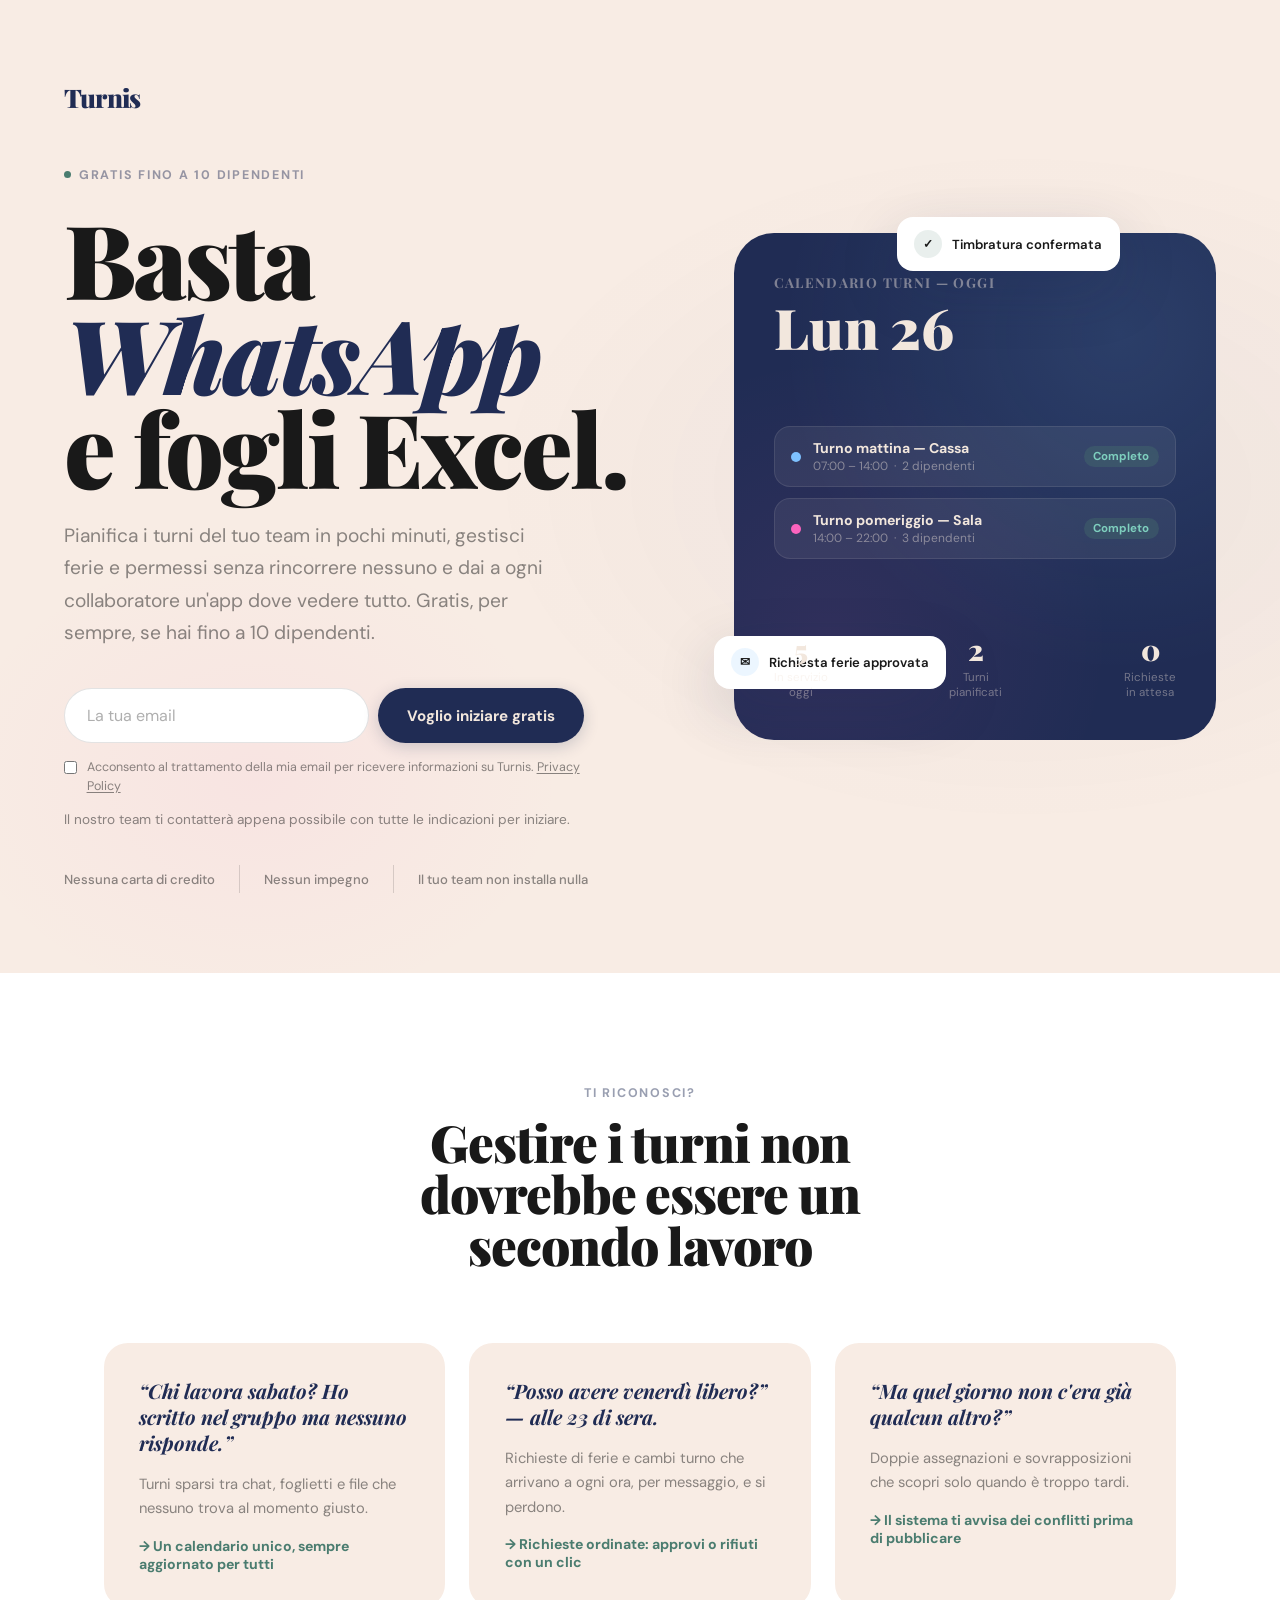
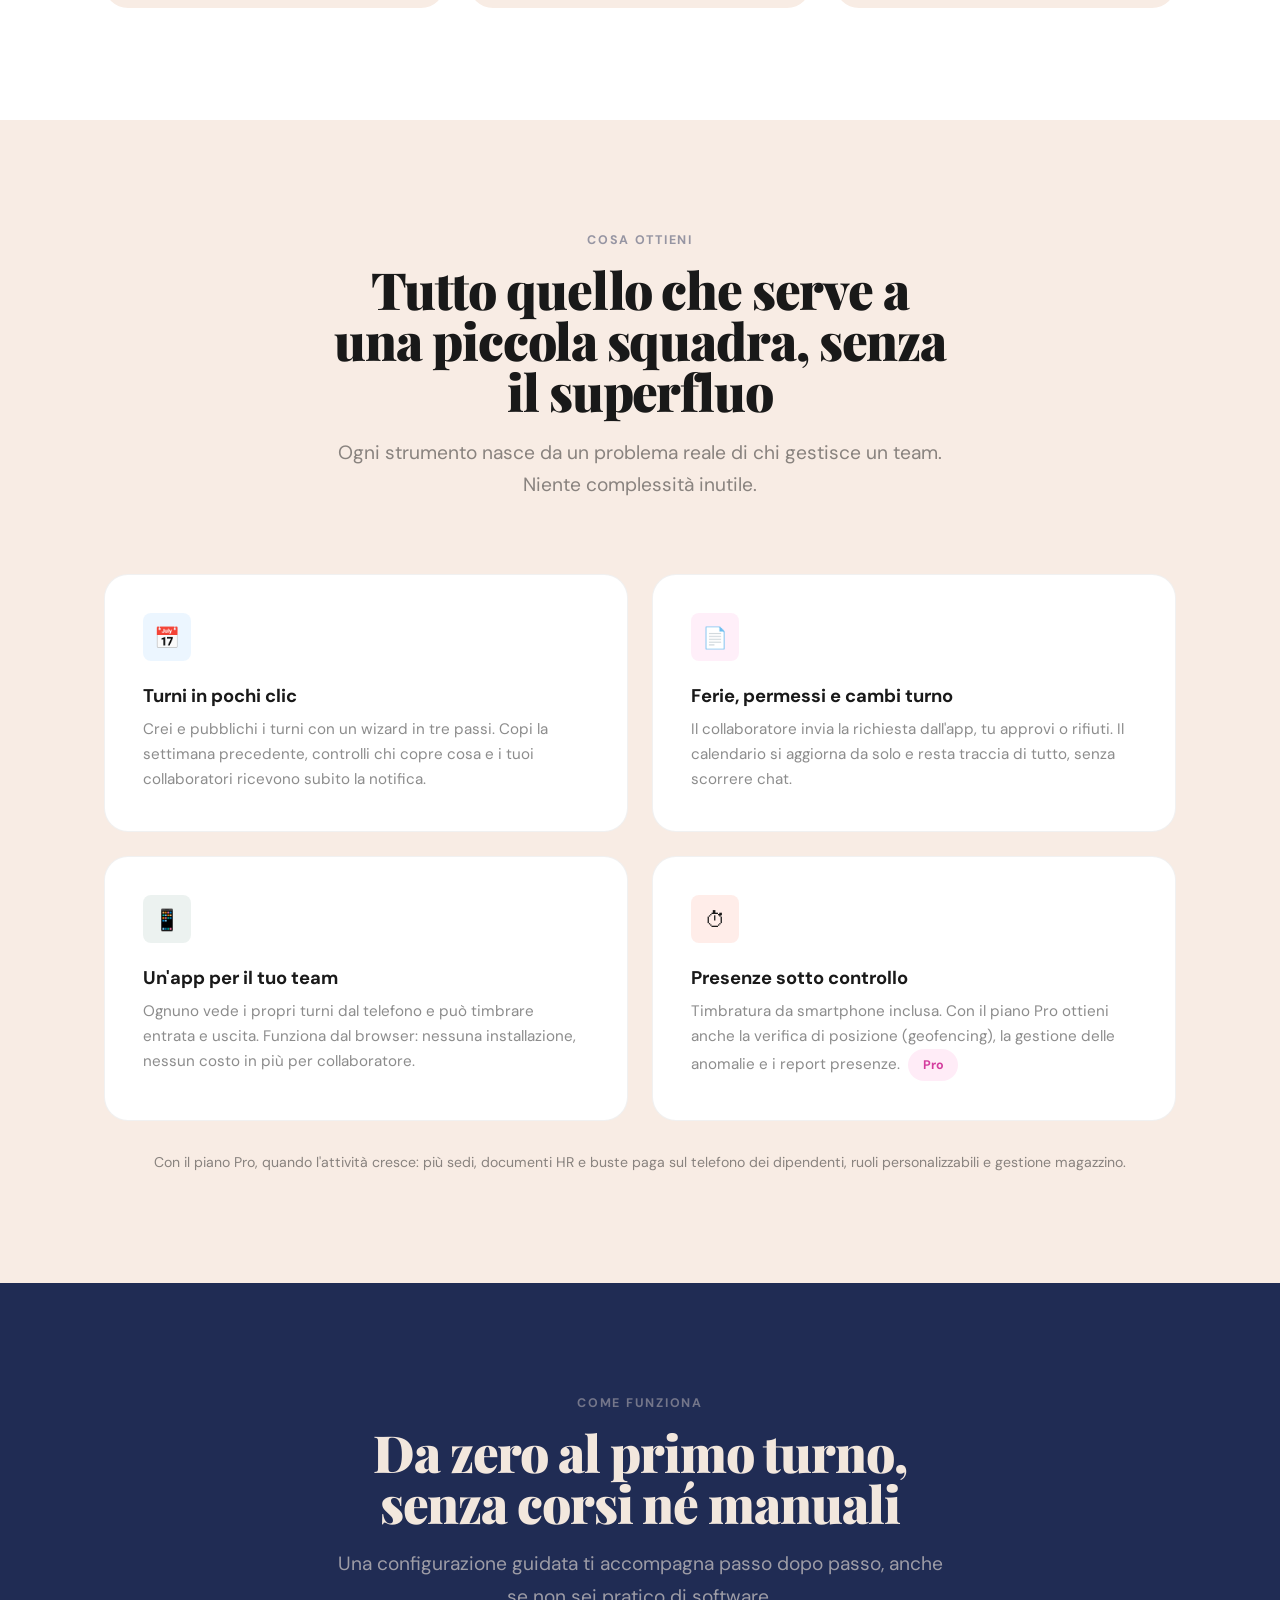
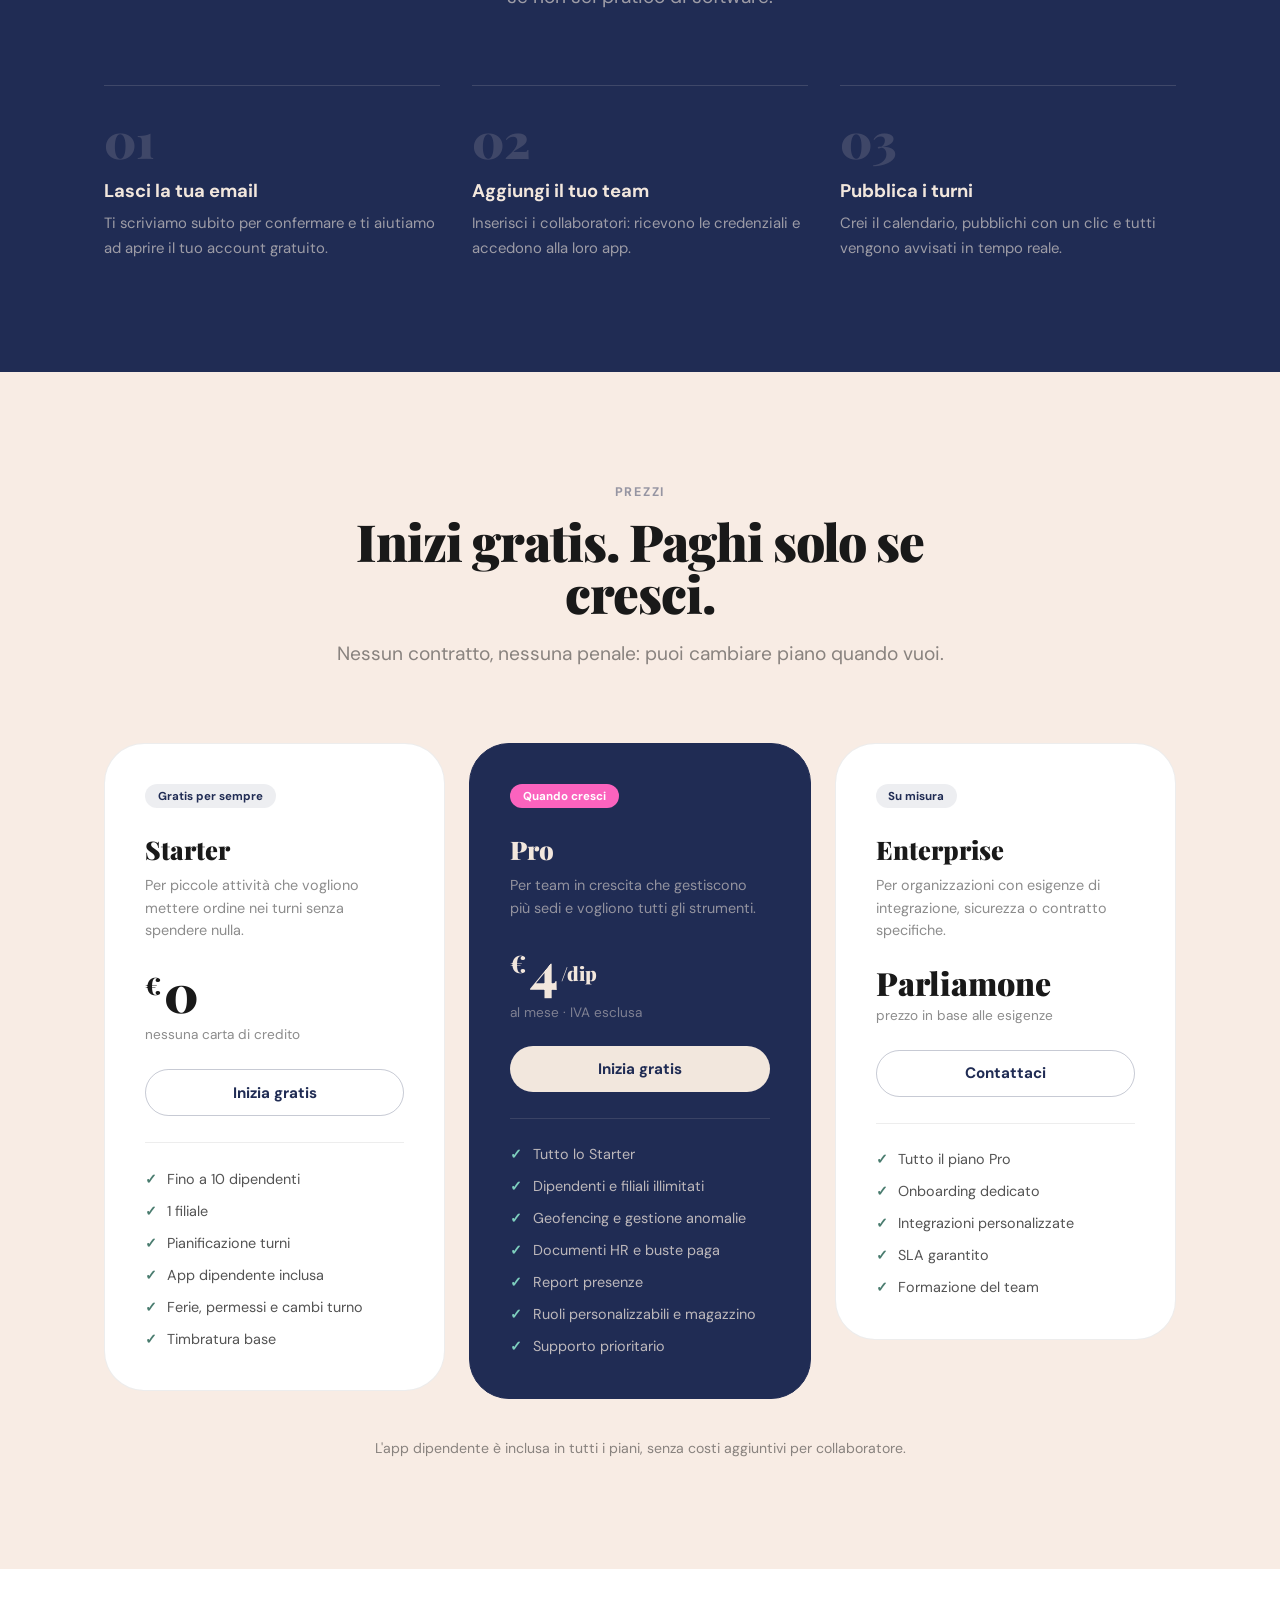
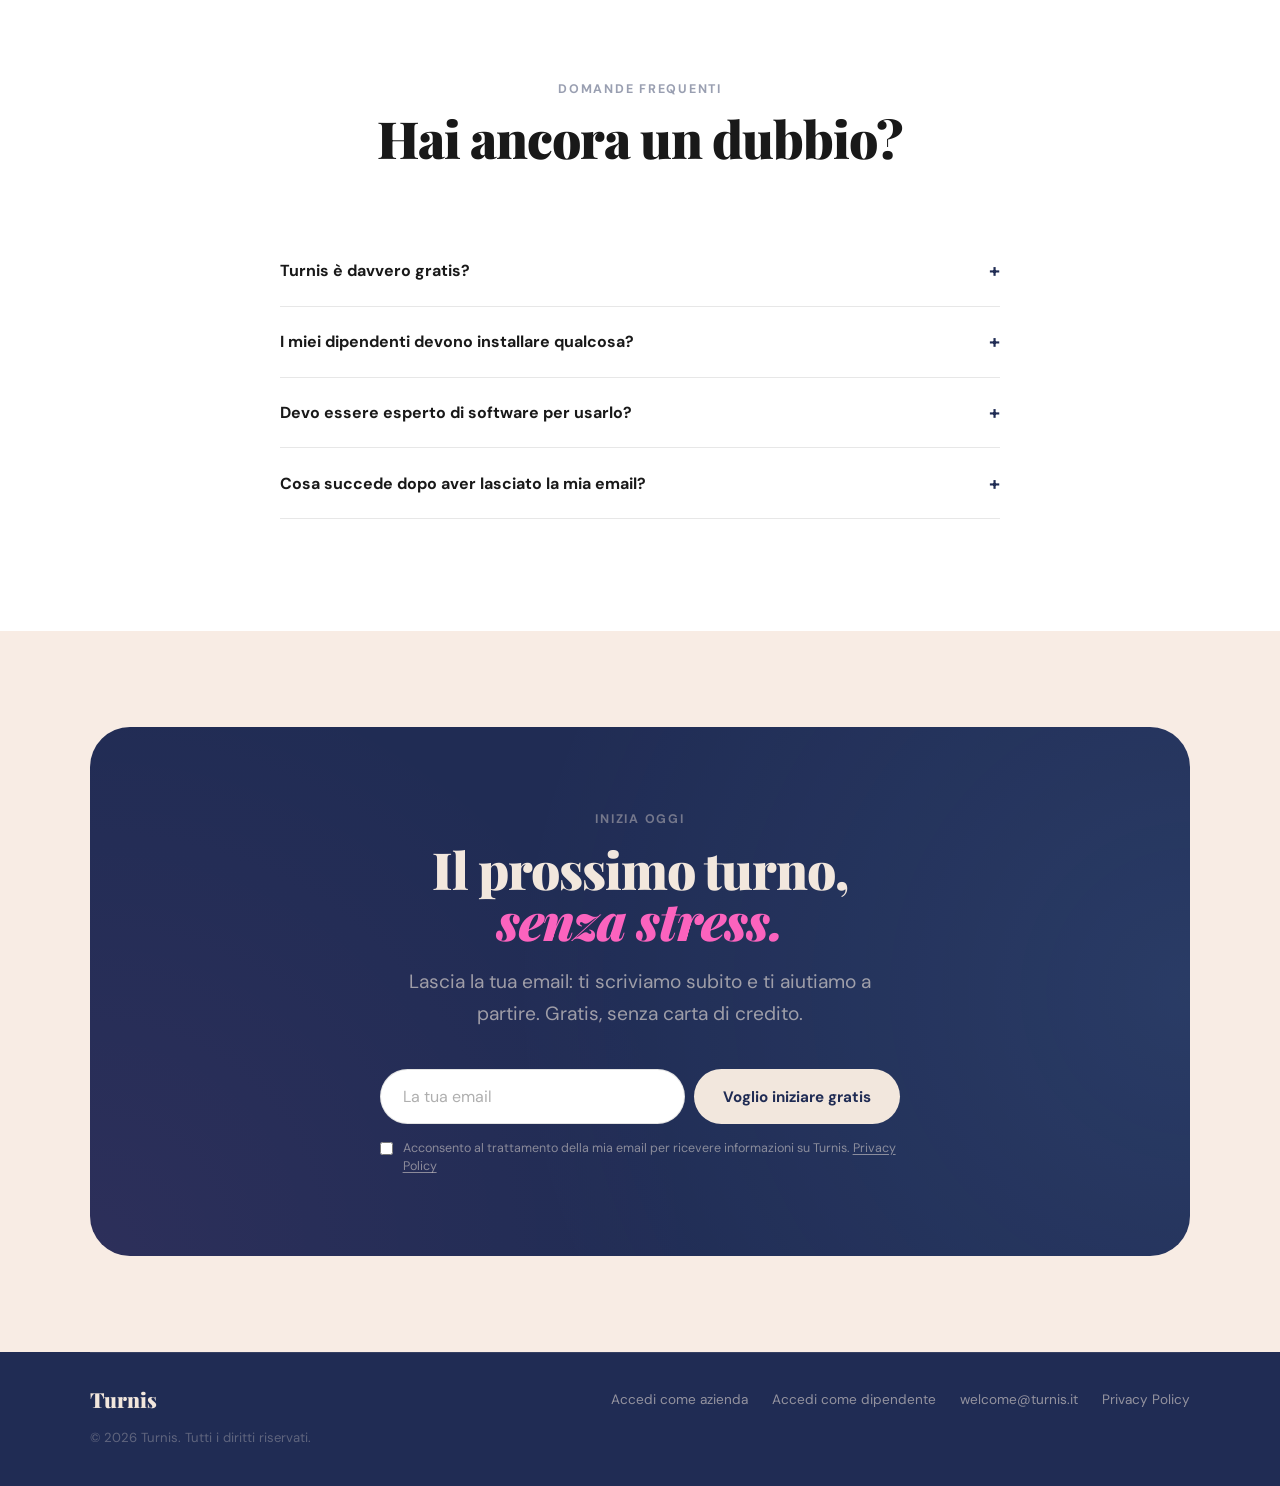
<file: index.html>
<!DOCTYPE html>
<html lang="it">
<head>
<meta charset="UTF-8">
<meta name="viewport" content="width=device-width, initial-scale=1.0">
<title>Turnis — Gestione turni gratis per piccole attività (fino a 10 dipendenti)</title>
<meta name="description" content="Smetti di gestire i turni con WhatsApp e fogli Excel. Turnis è gratis per sempre fino a 10 dipendenti: calendario turni, richieste ferie e app per il team. Nessuna carta di credito.">
<meta name="robots" content="index, follow">
<meta name="author" content="Turnis">
<link rel="canonical" href="https://turnis.it/">
<meta property="og:type" content="website">
<meta property="og:site_name" content="Turnis">
<meta property="og:url" content="https://turnis.it/">
<meta property="og:title" content="Turnis — Basta WhatsApp e Excel per i turni. Gratis fino a 10 dipendenti.">
<meta property="og:description" content="Pianifica i turni, gestisci ferie e permessi e dai al tuo team un'app per consultare tutto. Gratis per sempre fino a 10 dipendenti.">
<meta property="og:image" content="https://turnis.it/og-image.png">
<meta property="og:locale" content="it_IT">
<meta name="twitter:card" content="summary_large_image">
<meta name="twitter:title" content="Turnis — Basta WhatsApp e Excel per i turni. Gratis fino a 10 dipendenti.">
<meta name="twitter:description" content="Pianifica i turni, gestisci ferie e permessi e dai al tuo team un'app per consultare tutto. Gratis per sempre fino a 10 dipendenti.">
<meta name="twitter:image" content="https://turnis.it/og-image.png">
<link rel="preconnect" href="https://fonts.googleapis.com">
<link rel="preconnect" href="https://fonts.gstatic.com" crossorigin>
<link rel="stylesheet" href="css/style.css">
<style>

/* HERO */
.hero {
  min-height: 100vh;
  padding: 5rem 5vw 5rem;
  display: grid;
  grid-template-columns: 1.1fr 0.9fr;
  gap: 5rem;
  align-items: center;
  position: relative;
  overflow: hidden;
}
.hero::before {
  content: '';
  position: absolute;
  inset: 0;
  background:
    radial-gradient(ellipse 60% 50% at 80% 50%, rgba(32,44,84,0.05) 0%, transparent 70%),
    radial-gradient(ellipse 40% 40% at 20% 80%, rgba(251,99,190,0.06) 0%, transparent 60%);
  pointer-events: none;
}
.hero-brand {
  font-family: 'Playfair Display', serif; font-weight: 900; font-size: 1.6rem;
  color: var(--navy); letter-spacing: -0.03em; margin-bottom: 3rem;
  opacity: 0; animation: fadeUp 0.8s 0.05s forwards;
}
.hero-label {
  display: inline-flex; align-items: center; gap: 0.5rem;
  margin-bottom: 1.8rem;
  opacity: 0; animation: fadeUp 0.8s 0.1s forwards;
}
.hero-label-dot { width: 7px; height: 7px; border-radius: 50%; background: var(--sage); }
.hero-title { margin-bottom: 1.6rem; opacity: 0; animation: fadeUp 0.8s 0.22s forwards; }
.hero-subtitle { max-width: 480px; margin-bottom: 2.4rem; opacity: 0; animation: fadeUp 0.8s 0.38s forwards; }
.hero-form { opacity: 0; animation: fadeUp 0.8s 0.52s forwards; }
.hero-form-note { margin-top: 0.9rem; font-size: 0.85rem; line-height: 1.5; color: var(--muted); }
.hero-trust {
  margin-top: 2.2rem;
  display: flex; align-items: center; gap: 1.5rem; flex-wrap: wrap;
  opacity: 0; animation: fadeUp 0.8s 0.68s forwards;
}
.hero-trust-line { width: 1px; height: 28px; background: rgba(25,25,25,0.15); }
.hero-trust-text { font-size: 0.82rem; color: var(--muted); font-weight: 500; }

.hero-visual { position: relative; opacity: 0; animation: fadeIn 1.2s 0.6s forwards; }
.hero-card {
  background: var(--navy);
  border-radius: var(--radius-xl);
  padding: 2.5rem;
  position: relative; overflow: hidden;
  aspect-ratio: 1 / 1.05;
  display: flex; flex-direction: column; justify-content: space-between;
}
.hero-card::before {
  content: ''; position: absolute; inset: 0;
  background: radial-gradient(circle at 80% 20%, rgba(126,193,255,0.12) 0%, transparent 60%),
              radial-gradient(circle at 20% 80%, rgba(251,99,190,0.08) 0%, transparent 50%);
}
.hero-card-header { position: relative; z-index: 1; }
.hero-card-title {
  font-family: 'Playfair Display', serif; font-size: 0.85rem; font-weight: 700;
  color: rgba(242,231,221,0.45); letter-spacing: 0.1em; text-transform: uppercase; margin-bottom: 0.5rem;
}
.hero-card-day { font-family: 'Playfair Display', serif; font-weight: 900; font-size: 3.5rem; color: var(--cream); line-height: 1; }
.hero-card-shifts { position: relative; z-index: 1; display: flex; flex-direction: column; gap: 0.7rem; }
.hero-shift {
  display: flex; align-items: center; gap: 0.75rem;
  padding: 0.75rem 1rem; border-radius: var(--radius-md);
  background: rgba(242,231,221,0.07); border: 1px solid rgba(242,231,221,0.1);
}
.hero-shift-dot { width: 10px; height: 10px; border-radius: 50%; flex-shrink: 0; }
.hero-shift-info { flex: 1; }
.hero-shift-name { font-size: 0.88rem; font-weight: 700; color: var(--cream); }
.hero-shift-time { font-size: 0.75rem; color: rgba(242,231,221,0.45); margin-top: 1px; }
.hero-shift-badge { font-size: 0.72rem; font-weight: 700; padding: 0.2rem 0.6rem; border-radius: 100px; background: rgba(74,124,111,0.3); color: #7ecfbe; }
.hero-card-footer { position: relative; z-index: 1; display: flex; align-items: center; justify-content: space-between; }
.hero-card-stat { text-align: center; }
.hero-card-stat-n { font-family: 'Playfair Display', serif; font-weight: 900; font-size: 1.8rem; color: var(--cream); }
.hero-card-stat-l { font-size: 0.72rem; color: rgba(242,231,221,0.4); margin-top: 2px; }

.hero-floating {
  position: absolute; background: var(--white); border-radius: var(--radius-md);
  padding: 0.8rem 1.1rem; box-shadow: var(--shadow-lg);
  display: flex; align-items: center; gap: 0.6rem; white-space: nowrap;
  font-size: 0.82rem; font-weight: 600; color: var(--dark);
}
.hero-floating-icon { width: 28px; height: 28px; border-radius: 50%; display: flex; align-items: center; justify-content: center; font-size: 0.75rem; }
.float-1 { top: -16px; right: 20%; animation: floatA 4s ease-in-out infinite; }
.float-2 { bottom: 10%; left: -20px; animation: floatB 5s ease-in-out infinite; }

@keyframes floatA { 0%,100%{transform:translateY(0)} 50%{transform:translateY(-8px)} }
@keyframes floatB { 0%,100%{transform:translateY(0)} 50%{transform:translateY(6px)} }
@keyframes fadeUp { from{opacity:0;transform:translateY(28px)} to{opacity:1;transform:none} }
@keyframes fadeIn { from{opacity:0} to{opacity:1} }

/* SIGNUP FORM (used twice) */
.signup { max-width: 520px; }
.signup-row { display: flex; gap: 0.6rem; }
.signup-input {
  flex: 1; min-width: 0; padding: 1rem 1.4rem;
  background: var(--white); border: 1.5px solid rgba(25,25,25,0.12);
  border-radius: 100px; font-family: 'DM Sans', sans-serif; font-size: 1rem; color: var(--dark);
  outline: none; transition: border-color 0.2s, box-shadow 0.2s;
}
.signup-input:focus { border-color: var(--navy); box-shadow: 0 0 0 3px rgba(32,44,84,0.1); }
.signup-input::placeholder { color: rgba(25,25,25,0.35); }
.signup-btn { white-space: nowrap; justify-content: center; }
.signup-consent { display: flex; align-items: flex-start; gap: 0.6rem; margin-top: 0.9rem; font-size: 0.78rem; line-height: 1.5; color: var(--muted); }
.signup-consent input { margin-top: 3px; accent-color: var(--navy); flex-shrink: 0; }
.signup-consent a { color: inherit; text-decoration: underline; text-underline-offset: 2px; }
.signup-hp { position: absolute; left: -9999px; width: 1px; height: 1px; opacity: 0; }
.signup-msg { display: none; margin-top: 0.9rem; font-size: 0.9rem; font-weight: 700; line-height: 1.5; }
.signup-msg.error { display: block; color: #c0340d; }
.signup-done {
  display: none; align-items: flex-start; gap: 0.9rem;
  padding: 1.2rem 1.4rem; border-radius: var(--radius-md);
  background: rgba(74,124,111,0.12); color: var(--dark); font-size: 0.95rem; line-height: 1.55;
}
.signup-done strong { display: block; font-size: 1.05rem; margin-bottom: 0.2rem; }
.signup-done-icon { width: 30px; height: 30px; border-radius: 50%; background: var(--sage); color: #fff; display: flex; align-items: center; justify-content: center; font-weight: 900; flex-shrink: 0; }
.signup.is-done .signup-row, .signup.is-done .signup-consent, .signup.is-done .signup-msg { display: none; }
.signup.is-done .signup-done { display: flex; }

/* SECTION HEADERS */
.sec-head { text-align: center; max-width: 620px; margin: 0 auto 4.5rem; }
.sec-head .eyebrow { margin-bottom: 1rem; display: block; }
.sec-head .display-md { margin-bottom: 1.2rem; }

/* PAIN */
.pain { background: var(--white); }
.pain-grid { display: grid; grid-template-columns: repeat(3, 1fr); gap: 1.5rem; }
.pain-card { background: var(--peach); border-radius: var(--radius-lg); padding: 2.2rem; }
.pain-quote { font-family: 'Playfair Display', serif; font-style: italic; font-weight: 700; font-size: 1.25rem; line-height: 1.3; color: var(--navy); margin-bottom: 1rem; }
.pain-card p { font-size: 0.92rem; line-height: 1.65; color: var(--muted); }
.pain-fix { margin-top: 1rem; font-size: 0.88rem; font-weight: 700; color: var(--sage); }
.pain-fix::before { content: '→ '; }

/* FEATURES */
.features-grid { display: grid; grid-template-columns: repeat(2, 1fr); gap: 1.5rem; }
.feature-card {
  background: var(--white); border-radius: var(--radius-lg); padding: 2.4rem;
  border: 1px solid rgba(25,25,25,0.06);
  transition: transform 0.3s, box-shadow 0.3s, border-color 0.3s;
}
.feature-card:hover { transform: translateY(-4px); box-shadow: var(--shadow-md); border-color: rgba(32,44,84,0.12); }
.feature-icon { width: 48px; height: 48px; border-radius: var(--radius-sm); display: flex; align-items: center; justify-content: center; margin-bottom: 1.4rem; font-size: 1.3rem; }
.feature-icon-navy  { background: rgba(32,44,84,0.08); }
.feature-icon-pink  { background: rgba(251,99,190,0.1); }
.feature-icon-sky   { background: rgba(126,193,255,0.15); }
.feature-icon-sage  { background: rgba(74,124,111,0.1); }
.feature-icon-orange{ background: rgba(249,81,44,0.1); }
.feature-card h3 { font-size: 1.15rem; font-weight: 700; margin-bottom: 0.6rem; }
.feature-card p  { font-size: 0.95rem; line-height: 1.65; color: var(--muted); }
.feature-pro { display: inline-block; margin-left: 0.5rem; vertical-align: middle; }
.features-note { text-align: center; margin-top: 2rem; font-size: 0.88rem; color: var(--muted); }

/* HOW */
.how { background: var(--navy); color: var(--cream); }
.how .eyebrow { color: rgba(242,231,221,0.4); opacity: 1; }
.how .display-md { color: var(--cream); }
.how .lead { color: rgba(242,231,221,0.6); }
.steps { display: grid; grid-template-columns: repeat(3, 1fr); gap: 2rem; }
.step { border-top: 1px solid rgba(242,231,221,0.15); padding-top: 1.8rem; }
.step-num { font-family: 'Playfair Display', serif; font-weight: 900; font-size: 3rem; color: rgba(242,231,221,0.15); line-height: 1; margin-bottom: 1rem; }
.step h3 { font-size: 1.15rem; font-weight: 700; color: var(--cream); margin-bottom: 0.5rem; }
.step p  { font-size: 0.93rem; line-height: 1.65; color: rgba(242,231,221,0.6); }

/* PRICING */
.pricing-grid { display: grid; grid-template-columns: repeat(3, 1fr); gap: 1.5rem; align-items: start; }
.pricing-card { border-radius: var(--radius-xl); padding: 2.5rem; background: var(--white); border: 1.5px solid rgba(25,25,25,0.08); }
.pricing-card-featured { background: var(--navy); border-color: var(--navy); transform: scale(1.03); }
.pricing-badge { display: inline-block; padding: 0.3rem 0.8rem; border-radius: 100px; font-size: 0.72rem; font-weight: 700; margin-bottom: 1.5rem; background: rgba(32,44,84,0.08); color: var(--navy); }
.pricing-badge-featured { background: var(--pink); color: #fff; }
.pricing-name { font-family: 'Playfair Display', serif; font-weight: 900; font-size: 1.6rem; margin-bottom: 0.5rem; }
.pricing-card-featured .pricing-name { color: var(--cream); }
.pricing-desc { font-size: 0.9rem; color: var(--muted); margin-bottom: 1.6rem; line-height: 1.55; }
.pricing-card-featured .pricing-desc { color: rgba(242,231,221,0.55); }
.pricing-amount { font-family: 'Playfair Display', serif; font-weight: 900; font-size: 3.2rem; line-height: 1; display: flex; align-items: flex-start; gap: 0.2rem; }
.pricing-card-featured .pricing-amount { color: var(--cream); }
.pricing-currency { font-size: 1.5rem; margin-top: 0.4rem; }
.pricing-unit { font-size: 1.2rem; margin-top: 1.2rem; }
.pricing-period { font-size: 0.85rem; color: var(--muted); margin: 0.5rem 0 1.6rem; }
.pricing-card-featured .pricing-period { color: rgba(242,231,221,0.45); }
.pricing-divider { height: 1px; background: rgba(25,25,25,0.08); margin: 1.6rem 0; }
.pricing-card-featured .pricing-divider { background: rgba(242,231,221,0.12); }
.pricing-features { list-style: none; display: flex; flex-direction: column; gap: 0.65rem; }
.pricing-features li { display: flex; align-items: flex-start; gap: 0.65rem; font-size: 0.9rem; line-height: 1.5; color: rgba(25,25,25,0.75); }
.pricing-card-featured .pricing-features li { color: rgba(242,231,221,0.75); }
.pricing-features li::before { content: '✓'; color: var(--sage); font-weight: 900; flex-shrink: 0; }
.pricing-card-featured .pricing-features li::before { color: #7ecfbe; }
.pricing-foot { text-align: center; margin-top: 2.5rem; font-size: 0.88rem; color: var(--muted); }

/* FAQ */
.faq { background: var(--white); }
.accordion { max-width: 720px; margin: 0 auto; }
.accordion-item { border-bottom: 1px solid rgba(25,25,25,0.1); }
.accordion-trigger {
  width: 100%; text-align: left; background: none; border: none; cursor: pointer;
  padding: 1.4rem 0; display: flex; justify-content: space-between; align-items: center;
  gap: 1rem; font-family: 'DM Sans', sans-serif; font-size: 1rem; font-weight: 700; color: var(--dark);
}
.accordion-arrow { font-size: 1.2rem; transition: transform 0.3s; color: var(--navy); flex-shrink: 0; }
.accordion-item.open .accordion-arrow { transform: rotate(45deg); }
.accordion-body { max-height: 0; overflow: hidden; transition: max-height 0.4s cubic-bezier(.22,1,.36,1); }
.accordion-body-inner { padding-bottom: 1.4rem; font-size: 0.95rem; line-height: 1.7; color: var(--muted); }

/* FINAL CTA */
.final { padding: 6rem 5vw; }
.final-card {
  max-width: 1100px; margin: 0 auto;
  background: var(--navy); border-radius: var(--radius-xl);
  padding: 5rem 4rem; text-align: center; position: relative; overflow: hidden;
}
.final-card::before {
  content: ''; position: absolute; inset: 0;
  background: radial-gradient(circle at 100% 50%, rgba(126,193,255,0.1) 0%, transparent 60%),
              radial-gradient(circle at 0% 100%, rgba(251,99,190,0.06) 0%, transparent 50%);
}
.final-card > * { position: relative; z-index: 1; }
.final-card .eyebrow { color: rgba(242,231,221,0.4); opacity: 1; }
.final-card .display-md { color: var(--cream); margin: 1rem 0 1.2rem; }
.final-card .lead { color: rgba(242,231,221,0.6); max-width: 480px; margin: 0 auto 2.4rem; }
.final-card .signup { margin: 0 auto; text-align: left; }
.final-card .signup-consent { color: rgba(242,231,221,0.5); }
.final-card .signup-msg.error { color: #ff9c85; }
.final-card .signup-btn { background: var(--cream); color: var(--navy); box-shadow: none; }
.final-card .signup-btn:hover { background: #fff; }

/* MINI FOOTER */
.foot { background: var(--navy); color: var(--cream); padding: 0 5vw 2.5rem; }
.foot-inner {
  max-width: 1100px; margin: 0 auto; padding-top: 2rem; border-top: 1px solid rgba(242,231,221,0.1);
  display: flex; justify-content: space-between; align-items: center; flex-wrap: wrap; gap: 1rem;
}
.foot-brand { font-family: 'Playfair Display', serif; font-weight: 900; font-size: 1.3rem; color: var(--cream); }
.foot-links { display: flex; gap: 1.5rem; flex-wrap: wrap; }
.foot a { color: rgba(242,231,221,0.55); text-decoration: none; font-size: 0.85rem; transition: color 0.2s; }
.foot a:hover { color: var(--cream); }
.foot-copy { color: rgba(242,231,221,0.3); font-size: 0.82rem; width: 100%; }

/* RESPONSIVE */
@media (max-width: 960px) {
  .hero { grid-template-columns: 1fr; padding-top: 3rem; gap: 3.5rem; text-align: center; min-height: auto; }
  .hero-subtitle { margin-left: auto; margin-right: auto; }
  .hero .signup { margin: 0 auto; text-align: left; }
  .hero-trust { justify-content: center; }
  .hero-visual { max-width: 380px; margin: 0 auto; }
  .pain-grid, .steps, .pricing-grid { grid-template-columns: 1fr; }
  .pricing-card-featured { transform: none; }
  .features-grid { grid-template-columns: 1fr; }
  .final-card { padding: 3.5rem 1.8rem; }
}
@media (max-width: 560px) {
  .signup-row { flex-direction: column; }
  .signup-btn { width: 100%; }
  .float-2 { left: 0; }
}
@media (prefers-reduced-motion: reduce) {
  .hero-floating { animation: none; }
}
</style>
<noscript><style>.reveal, .hero-brand, .hero-label, .hero-title, .hero-subtitle, .hero-form, .hero-trust, .hero-visual { opacity: 1 !important; transform: none !important; animation: none !important; }</style></noscript>
<script type="application/ld+json">
{
  "@context": "https://schema.org",
  "@graph": [
    {
      "@type": "Organization",
      "@id": "https://turnis.it/#organization",
      "name": "Turnis",
      "url": "https://turnis.it",
      "logo": { "@type": "ImageObject", "url": "https://turnis.it/og-image.png" },
      "contactPoint": {
        "@type": "ContactPoint",
        "email": "welcome@turnis.it",
        "contactType": "customer support",
        "availableLanguage": "Italian"
      }
    },
    {
      "@type": "WebSite",
      "@id": "https://turnis.it/#website",
      "url": "https://turnis.it",
      "name": "Turnis",
      "publisher": { "@id": "https://turnis.it/#organization" },
      "inLanguage": "it-IT"
    },
    {
      "@type": "SoftwareApplication",
      "name": "Turnis",
      "applicationCategory": "BusinessApplication",
      "operatingSystem": "Web",
      "url": "https://turnis.it",
      "description": "Software per la gestione di turni, presenze e richieste del personale. Gratis fino a 10 dipendenti.",
      "offers": [
        {
          "@type": "Offer",
          "name": "Starter",
          "price": "0",
          "priceCurrency": "EUR",
          "description": "Gratis per sempre fino a 10 dipendenti e 1 filiale."
        },
        {
          "@type": "Offer",
          "name": "Pro",
          "price": "4",
          "priceCurrency": "EUR",
          "description": "Per dipendente al mese, IVA esclusa. Filiali illimitate, geofencing, documenti HR.",
          "priceSpecification": {
            "@type": "UnitPriceSpecification",
            "price": "4",
            "priceCurrency": "EUR",
            "unitText": "per dipendente al mese"
          }
        }
      ],
      "publisher": { "@id": "https://turnis.it/#organization" }
    },
    {
      "@type": "FAQPage",
      "mainEntity": [
        {
          "@type": "Question",
          "name": "Turnis è davvero gratis?",
          "acceptedAnswer": { "@type": "Answer", "text": "Sì. Il piano Starter è gratuito per sempre fino a 10 dipendenti e 1 filiale, senza scadenza e senza carta di credito. Se cresci, puoi passare al piano Pro (€4 per dipendente al mese, IVA esclusa) quando vuoi, senza penali." }
        },
        {
          "@type": "Question",
          "name": "I miei dipendenti devono installare qualcosa?",
          "acceptedAnswer": { "@type": "Answer", "text": "No. L'app dipendente funziona da browser su qualsiasi smartphone o computer. Non serve installare nulla e non ha costi aggiuntivi." }
        },
        {
          "@type": "Question",
          "name": "Devo essere esperto di software per usarlo?",
          "acceptedAnswer": { "@type": "Answer", "text": "No. La configurazione è guidata passo per passo e il calendario turni si compila con un wizard in tre passi." }
        },
        {
          "@type": "Question",
          "name": "Cosa succede dopo aver lasciato la mia email?",
          "acceptedAnswer": { "@type": "Answer", "text": "Riceverai una email di conferma e il nostro team ti ricontatterà per aiutarti a iniziare. Nessun impegno e nessun invio di spam." }
        }
      ]
    }
  ]
}
</script>
<link rel="sitemap" type="application/xml" title="Sitemap" href="/sitemap.xml">
</head>
<body>

<!-- HERO -->
<header class="hero">
  <div class="hero-content">
    <div class="hero-brand">Turnis</div>
    <div class="hero-label">
      <span class="hero-label-dot"></span>
      <span class="eyebrow">Gratis fino a 10 dipendenti</span>
    </div>
    <h1 class="hero-title display-xl">
      Basta<br>
      <em class="serif">WhatsApp</em><br>
      e fogli Excel.
    </h1>
    <p class="hero-subtitle lead">
      Pianifica i turni del tuo team in pochi minuti, gestisci ferie e permessi senza rincorrere nessuno e dai a ogni collaboratore un'app dove vedere tutto. Gratis, per sempre, se hai fino a 10 dipendenti.
    </p>

    <div class="hero-form">
      <form class="signup" data-signup novalidate>
        <div class="signup-row">
          <input class="signup-input" type="email" name="email" placeholder="La tua email" autocomplete="email" aria-label="Il tuo indirizzo email" required>
          <button type="submit" class="btn btn-primary btn-md signup-btn">Voglio iniziare gratis</button>
        </div>
        <label class="signup-consent">
          <input type="checkbox" name="consent" required>
          <span>Acconsento al trattamento della mia email per ricevere informazioni su Turnis. <a href="#" data-privacy>Privacy Policy</a></span>
        </label>
        <input class="signup-hp" type="text" name="website" tabindex="-1" autocomplete="off" aria-hidden="true">
        <p class="signup-msg" role="alert"></p>
        <div class="signup-done" role="status">
          <span class="signup-done-icon">&#10003;</span>
          <div><strong>Perfetto, controlla la tua casella.</strong>Ti abbiamo scritto una email di conferma. Se non la trovi, guarda anche nello spam: ti ricontatteremo a breve.</div>
        </div>
      </form>
      <p class="hero-form-note">Il nostro team ti contatterà appena possibile con tutte le indicazioni per iniziare.</p>
    </div>

    <div class="hero-trust">
      <span class="hero-trust-text">Nessuna carta di credito</span>
      <span class="hero-trust-line"></span>
      <span class="hero-trust-text">Nessun impegno</span>
      <span class="hero-trust-line"></span>
      <span class="hero-trust-text">Il tuo team non installa nulla</span>
    </div>
  </div>

  <div class="hero-visual" aria-hidden="true">
    <div class="hero-card">
      <div class="hero-card-header">
        <div class="hero-card-title">Calendario turni — Oggi</div>
        <div class="hero-card-day">Lun 26</div>
      </div>
      <div class="hero-card-shifts">
        <div class="hero-shift">
          <div class="hero-shift-dot" style="background:#7ec1ff"></div>
          <div class="hero-shift-info">
            <div class="hero-shift-name">Turno mattina — Cassa</div>
            <div class="hero-shift-time">07:00 – 14:00 &nbsp;·&nbsp; 2 dipendenti</div>
          </div>
          <span class="hero-shift-badge">Completo</span>
        </div>
        <div class="hero-shift">
          <div class="hero-shift-dot" style="background:#fb63be"></div>
          <div class="hero-shift-info">
            <div class="hero-shift-name">Turno pomeriggio — Sala</div>
            <div class="hero-shift-time">14:00 – 22:00 &nbsp;·&nbsp; 3 dipendenti</div>
          </div>
          <span class="hero-shift-badge">Completo</span>
        </div>
      </div>
      <div class="hero-card-footer">
        <div class="hero-card-stat">
          <div class="hero-card-stat-n">5</div>
          <div class="hero-card-stat-l">In servizio<br>oggi</div>
        </div>
        <div class="hero-card-stat">
          <div class="hero-card-stat-n">2</div>
          <div class="hero-card-stat-l">Turni<br>pianificati</div>
        </div>
        <div class="hero-card-stat">
          <div class="hero-card-stat-n">0</div>
          <div class="hero-card-stat-l">Richieste<br>in attesa</div>
        </div>
      </div>
    </div>
    <div class="hero-floating float-1">
      <div class="hero-floating-icon" style="background:rgba(74,124,111,0.12)">&#10003;</div>
      Timbratura confermata
    </div>
    <div class="hero-floating float-2">
      <div class="hero-floating-icon" style="background:rgba(126,193,255,0.15)">&#9993;</div>
      Richiesta ferie approvata
    </div>
  </div>
</header>

<main>

<!-- PAIN -->
<section class="section pain">
  <div class="container">
    <div class="sec-head reveal">
      <span class="eyebrow">Ti riconosci?</span>
      <h2 class="display-md">Gestire i turni non dovrebbe essere un secondo lavoro</h2>
    </div>
    <div class="pain-grid">
      <div class="pain-card reveal reveal-delay-1">
        <div class="pain-quote">&ldquo;Chi lavora sabato? Ho scritto nel gruppo ma nessuno risponde.&rdquo;</div>
        <p>Turni sparsi tra chat, foglietti e file che nessuno trova al momento giusto.</p>
        <div class="pain-fix">Un calendario unico, sempre aggiornato per tutti</div>
      </div>
      <div class="pain-card reveal reveal-delay-2">
        <div class="pain-quote">&ldquo;Posso avere venerdì libero?&rdquo; &mdash; alle 23 di sera.</div>
        <p>Richieste di ferie e cambi turno che arrivano a ogni ora, per messaggio, e si perdono.</p>
        <div class="pain-fix">Richieste ordinate: approvi o rifiuti con un clic</div>
      </div>
      <div class="pain-card reveal reveal-delay-3">
        <div class="pain-quote">&ldquo;Ma quel giorno non c'era già qualcun altro?&rdquo;</div>
        <p>Doppie assegnazioni e sovrapposizioni che scopri solo quando è troppo tardi.</p>
        <div class="pain-fix">Il sistema ti avvisa dei conflitti prima di pubblicare</div>
      </div>
    </div>
  </div>
</section>

<!-- FEATURES -->
<section class="section">
  <div class="container">
    <div class="sec-head reveal">
      <span class="eyebrow">Cosa ottieni</span>
      <h2 class="display-md">Tutto quello che serve a una piccola squadra, senza il superfluo</h2>
      <p class="lead">Ogni strumento nasce da un problema reale di chi gestisce un team. Niente complessità inutile.</p>
    </div>
    <div class="features-grid">
      <div class="feature-card reveal reveal-delay-1">
        <div class="feature-icon feature-icon-sky">&#128197;</div>
        <h3>Turni in pochi clic</h3>
        <p>Crei e pubblichi i turni con un wizard in tre passi. Copi la settimana precedente, controlli chi copre cosa e i tuoi collaboratori ricevono subito la notifica.</p>
      </div>
      <div class="feature-card reveal reveal-delay-2">
        <div class="feature-icon feature-icon-pink">&#128196;</div>
        <h3>Ferie, permessi e cambi turno</h3>
        <p>Il collaboratore invia la richiesta dall'app, tu approvi o rifiuti. Il calendario si aggiorna da solo e resta traccia di tutto, senza scorrere chat.</p>
      </div>
      <div class="feature-card reveal reveal-delay-1">
        <div class="feature-icon feature-icon-sage">&#128241;</div>
        <h3>Un'app per il tuo team</h3>
        <p>Ognuno vede i propri turni dal telefono e può timbrare entrata e uscita. Funziona dal browser: nessuna installazione, nessun costo in più per collaboratore.</p>
      </div>
      <div class="feature-card reveal reveal-delay-2">
        <div class="feature-icon feature-icon-orange">&#9201;</div>
        <h3>Presenze sotto controllo</h3>
        <p>Timbratura da smartphone inclusa. Con il piano Pro ottieni anche la verifica di posizione (geofencing), la gestione delle anomalie e i report presenze.<span class="tag tag-pink feature-pro">Pro</span></p>
      </div>
    </div>
    <p class="features-note reveal">Con il piano Pro, quando l'attività cresce: più sedi, documenti HR e buste paga sul telefono dei dipendenti, ruoli personalizzabili e gestione magazzino.</p>
  </div>
</section>

<!-- HOW -->
<section class="section how">
  <div class="container">
    <div class="sec-head reveal">
      <span class="eyebrow">Come funziona</span>
      <h2 class="display-md">Da zero al primo turno, senza corsi né manuali</h2>
      <p class="lead">Una configurazione guidata ti accompagna passo dopo passo, anche se non sei pratico di software.</p>
    </div>
    <div class="steps">
      <div class="step reveal reveal-delay-1">
        <div class="step-num">01</div>
        <h3>Lasci la tua email</h3>
        <p>Ti scriviamo subito per confermare e ti aiutiamo ad aprire il tuo account gratuito.</p>
      </div>
      <div class="step reveal reveal-delay-2">
        <div class="step-num">02</div>
        <h3>Aggiungi il tuo team</h3>
        <p>Inserisci i collaboratori: ricevono le credenziali e accedono alla loro app.</p>
      </div>
      <div class="step reveal reveal-delay-3">
        <div class="step-num">03</div>
        <h3>Pubblica i turni</h3>
        <p>Crei il calendario, pubblichi con un clic e tutti vengono avvisati in tempo reale.</p>
      </div>
    </div>
  </div>
</section>

<!-- PRICING -->
<section class="section">
  <div class="container">
    <div class="sec-head reveal">
      <span class="eyebrow">Prezzi</span>
      <h2 class="display-md">Inizi gratis. Paghi solo se cresci.</h2>
      <p class="lead">Nessun contratto, nessuna penale: puoi cambiare piano quando vuoi.</p>
    </div>
    <div class="pricing-grid">
      <div class="pricing-card reveal reveal-delay-1">
        <span class="pricing-badge">Gratis per sempre</span>
        <div class="pricing-name">Starter</div>
        <p class="pricing-desc">Per piccole attività che vogliono mettere ordine nei turni senza spendere nulla.</p>
        <div class="pricing-amount"><span class="pricing-currency">€</span>0</div>
        <div class="pricing-period">nessuna carta di credito</div>
        <a href="#inizia" class="btn btn-secondary btn-md" style="width:100%;justify-content:center">Inizia gratis</a>
        <div class="pricing-divider"></div>
        <ul class="pricing-features">
          <li>Fino a 10 dipendenti</li>
          <li>1 filiale</li>
          <li>Pianificazione turni</li>
          <li>App dipendente inclusa</li>
          <li>Ferie, permessi e cambi turno</li>
          <li>Timbratura base</li>
        </ul>
      </div>
      <div class="pricing-card pricing-card-featured reveal reveal-delay-2">
        <span class="pricing-badge pricing-badge-featured">Quando cresci</span>
        <div class="pricing-name">Pro</div>
        <p class="pricing-desc">Per team in crescita che gestiscono più sedi e vogliono tutti gli strumenti.</p>
        <div class="pricing-amount"><span class="pricing-currency">€</span>4<span class="pricing-unit">/dip</span></div>
        <div class="pricing-period">al mese · IVA esclusa</div>
        <a href="#inizia" class="btn btn-cream btn-md" style="width:100%;justify-content:center">Inizia gratis</a>
        <div class="pricing-divider"></div>
        <ul class="pricing-features">
          <li>Tutto lo Starter</li>
          <li>Dipendenti e filiali illimitati</li>
          <li>Geofencing e gestione anomalie</li>
          <li>Documenti HR e buste paga</li>
          <li>Report presenze</li>
          <li>Ruoli personalizzabili e magazzino</li>
          <li>Supporto prioritario</li>
        </ul>
      </div>
      <div class="pricing-card reveal reveal-delay-3">
        <span class="pricing-badge">Su misura</span>
        <div class="pricing-name">Enterprise</div>
        <p class="pricing-desc">Per organizzazioni con esigenze di integrazione, sicurezza o contratto specifiche.</p>
        <div class="pricing-amount" style="font-size:2rem">Parliamone</div>
        <div class="pricing-period">prezzo in base alle esigenze</div>
        <a href="#inizia" class="btn btn-secondary btn-md" style="width:100%;justify-content:center">Contattaci</a>
        <div class="pricing-divider"></div>
        <ul class="pricing-features">
          <li>Tutto il piano Pro</li>
          <li>Onboarding dedicato</li>
          <li>Integrazioni personalizzate</li>
          <li>SLA garantito</li>
          <li>Formazione del team</li>
        </ul>
      </div>
    </div>
    <p class="pricing-foot reveal">L'app dipendente è inclusa in tutti i piani, senza costi aggiuntivi per collaboratore.</p>
  </div>
</section>

<!-- FAQ -->
<section class="section faq">
  <div class="container">
    <div class="sec-head reveal">
      <span class="eyebrow">Domande frequenti</span>
      <h2 class="display-md">Hai ancora un dubbio?</h2>
    </div>
    <div class="accordion reveal">
      <div class="accordion-item">
        <button class="accordion-trigger" type="button">Turnis è davvero gratis?<span class="accordion-arrow">+</span></button>
        <div class="accordion-body"><div class="accordion-body-inner">Sì. Il piano Starter è gratuito per sempre fino a 10 dipendenti e 1 filiale, senza scadenza e senza carta di credito. Se cresci, puoi passare al piano Pro (€4 per dipendente al mese, IVA esclusa) quando vuoi, senza penali.</div></div>
      </div>
      <div class="accordion-item">
        <button class="accordion-trigger" type="button">I miei dipendenti devono installare qualcosa?<span class="accordion-arrow">+</span></button>
        <div class="accordion-body"><div class="accordion-body-inner">No. L'app dipendente funziona da browser su qualsiasi smartphone o computer. Ricevono le credenziali e accedono subito, senza installare nulla e senza costi aggiuntivi.</div></div>
      </div>
      <div class="accordion-item">
        <button class="accordion-trigger" type="button">Devo essere esperto di software per usarlo?<span class="accordion-arrow">+</span></button>
        <div class="accordion-body"><div class="accordion-body-inner">No. La configurazione è guidata passo per passo e i turni si creano con un wizard in tre passi. Se hai bisogno di una mano, ti aiutiamo noi.</div></div>
      </div>
      <div class="accordion-item">
        <button class="accordion-trigger" type="button">Cosa succede dopo aver lasciato la mia email?<span class="accordion-arrow">+</span></button>
        <div class="accordion-body"><div class="accordion-body-inner">Ricevi subito una email di conferma e il nostro team ti ricontatta per aiutarti a iniziare. Nessun impegno e nessuno spam.</div></div>
      </div>
    </div>
  </div>
</section>

<!-- FINAL CTA -->
<section class="final" id="inizia">
  <div class="final-card reveal">
    <span class="eyebrow">Inizia oggi</span>
    <h2 class="display-md">Il prossimo turno,<br><em class="serif" style="color:var(--pink)">senza stress.</em></h2>
    <p class="lead">Lascia la tua email: ti scriviamo subito e ti aiutiamo a partire. Gratis, senza carta di credito.</p>
    <form class="signup" data-signup novalidate>
      <div class="signup-row">
        <input class="signup-input" type="email" name="email" placeholder="La tua email" autocomplete="email" aria-label="Il tuo indirizzo email" required>
        <button type="submit" class="btn btn-cream btn-md signup-btn">Voglio iniziare gratis</button>
      </div>
      <label class="signup-consent">
        <input type="checkbox" name="consent" required>
        <span>Acconsento al trattamento della mia email per ricevere informazioni su Turnis. <a href="#" data-privacy>Privacy Policy</a></span>
      </label>
      <input class="signup-hp" type="text" name="website" tabindex="-1" autocomplete="off" aria-hidden="true">
      <p class="signup-msg" role="alert"></p>
      <div class="signup-done" role="status" style="background:rgba(242,231,221,0.1);color:var(--cream)">
        <span class="signup-done-icon">&#10003;</span>
        <div><strong>Perfetto, controlla la tua casella.</strong>Ti abbiamo scritto una email di conferma. Se non la trovi, guarda anche nello spam: ti ricontatteremo a breve.</div>
      </div>
    </form>
  </div>
</section>

</main>

<footer class="foot">
  <div class="foot-inner">
    <span class="foot-brand">Turnis</span>
    <div class="foot-links">
      <a href="https://gestione.turnis.it" target="_blank" rel="noopener">Accedi come azienda</a>
      <a href="https://mio.turnis.it" target="_blank" rel="noopener">Accedi come dipendente</a>
      <a href="mailto:welcome@turnis.it">welcome@turnis.it</a>
      <a href="#" data-privacy>Privacy Policy</a>
    </div>
    <span class="foot-copy">© 2026 Turnis. Tutti i diritti riservati.</span>
  </div>
</footer>

<script src="js/main.js"></script>
</body>
</html>
</file>
<file: css/style.css>
/* ============================================================
   TURNIS — Design System
   Palette: navy #202c54 | peach #f8ece4 | cream #f2e7dd | dark #191919
   Accents: pink #fb63be | sky #7ec1ff | orange #f9512c | sage #4a7c6f
   Fonts: Playfair Display (display) + DM Sans (body)
   ============================================================ */

@import url('https://fonts.googleapis.com/css2?family=DM+Sans:ital,opsz,wght@0,9..40,300;0,9..40,400;0,9..40,500;0,9..40,700;1,9..40,400&family=Playfair+Display:ital,wght@0,700;0,900;1,700;1,900&display=swap');

:root {
  --navy:   #202c54;
  --peach:  #f8ece4;
  --cream:  #f2e7dd;
  --dark:   #191919;
  --white:  #ffffff;
  --pink:   #fb63be;
  --sky:    #7ec1ff;
  --orange: #f9512c;
  --sage:   #4a7c6f;
  --muted:  rgba(25,25,25,0.5);

  --radius-sm: 8px;
  --radius-md: 16px;
  --radius-lg: 24px;
  --radius-xl: 40px;

  --shadow-sm: 0 2px 8px rgba(32,44,84,0.08);
  --shadow-md: 0 8px 32px rgba(32,44,84,0.12);
  --shadow-lg: 0 20px 60px rgba(32,44,84,0.18);
}

*, *::before, *::after { box-sizing: border-box; margin: 0; padding: 0; }
html { scroll-behavior: smooth; font-size: 16px; }

body {
  font-family: 'DM Sans', sans-serif;
  background: var(--peach);
  color: var(--dark);
  overflow-x: hidden;
  -webkit-font-smoothing: antialiased;
}

/* ---- BUTTONS ---- */
.btn { display: inline-flex; align-items: center; gap: 0.4rem; text-decoration: none; font-family: 'DM Sans', sans-serif; font-weight: 700; border-radius: 100px; transition: all 0.2s; cursor: pointer; border: none; }
.btn-sm  { padding: 0.55rem 1.2rem; font-size: 0.88rem; }
.btn-md  { padding: 0.8rem 1.8rem; font-size: 0.95rem; }
.btn-lg  { padding: 1rem 2.4rem; font-size: 1.05rem; }

.btn-primary   { background: var(--navy); color: var(--cream); box-shadow: 0 4px 16px rgba(32,44,84,0.2); }
.btn-primary:hover { background: #2d3f78; transform: translateY(-2px); box-shadow: 0 8px 28px rgba(32,44,84,0.28); }

.btn-secondary { background: transparent; color: var(--navy); border: 1.5px solid rgba(32,44,84,0.25); }
.btn-secondary:hover { border-color: var(--navy); background: rgba(32,44,84,0.04); transform: translateY(-1px); }

.btn-ghost { background: transparent; color: var(--dark); opacity: 0.6; }
.btn-ghost:hover { opacity: 1; }

.btn-cream { background: var(--cream); color: var(--navy); }
.btn-cream:hover { background: white; transform: translateY(-2px); }

.btn-pink { background: var(--pink); color: white; box-shadow: 0 4px 16px rgba(251,99,190,0.3); }
.btn-pink:hover { transform: translateY(-2px); box-shadow: 0 8px 24px rgba(251,99,190,0.4); }

/* ---- TYPOGRAPHY ---- */
.display-xl { font-family: 'Playfair Display', serif; font-weight: 900; font-size: clamp(3.5rem, 8vw, 7rem); line-height: 0.92; letter-spacing: -0.03em; }
.display-lg { font-family: 'Playfair Display', serif; font-weight: 900; font-size: clamp(2.8rem, 6vw, 5.5rem); line-height: 0.94; letter-spacing: -0.025em; }
.display-md { font-family: 'Playfair Display', serif; font-weight: 900; font-size: clamp(2rem, 4vw, 3.5rem); line-height: 1; letter-spacing: -0.02em; }
.display-sm { font-family: 'Playfair Display', serif; font-weight: 700; font-size: clamp(1.4rem, 2.5vw, 2rem); line-height: 1.1; letter-spacing: -0.01em; }

.eyebrow { font-size: 0.78rem; font-weight: 700; letter-spacing: 0.14em; text-transform: uppercase; color: var(--navy); opacity: 0.45; }
.lead    { font-size: clamp(1rem, 1.5vw, 1.2rem); line-height: 1.7; color: var(--muted); }
.body-lg { font-size: 1rem; line-height: 1.65; }
.label   { font-size: 0.82rem; font-weight: 700; }

em.serif { font-style: italic; color: var(--navy); }

/* ---- LAYOUT ---- */
.container { max-width: 1200px; margin: 0 auto; padding: 0 5vw; }
.section   { padding: 7rem 0; }
.section-sm { padding: 4rem 0; }

/* ---- REVEAL ---- */
.reveal { opacity: 0; transform: translateY(28px); transition: opacity 0.75s cubic-bezier(.22,1,.36,1), transform 0.75s cubic-bezier(.22,1,.36,1); }
.reveal.visible { opacity: 1; transform: none; }
.reveal-delay-1 { transition-delay: 0.1s; }
.reveal-delay-2 { transition-delay: 0.2s; }
.reveal-delay-3 { transition-delay: 0.3s; }
.reveal-delay-4 { transition-delay: 0.4s; }

/* ---- BADGE / TAG ---- */
.tag { display: inline-block; padding: 0.35rem 0.9rem; border-radius: 100px; font-size: 0.78rem; font-weight: 700; }
.tag-navy  { background: rgba(32,44,84,0.08); color: var(--navy); }
.tag-pink  { background: rgba(251,99,190,0.12); color: #d43d9e; }
.tag-sky   { background: rgba(126,193,255,0.18); color: #2471a3; }
.tag-sage  { background: rgba(74,124,111,0.12); color: var(--sage); }

/* ---- DIVIDER ---- */
.divider { width: 48px; height: 3px; background: var(--navy); border-radius: 2px; }
.divider-peach { background: var(--peach); }
</file>
